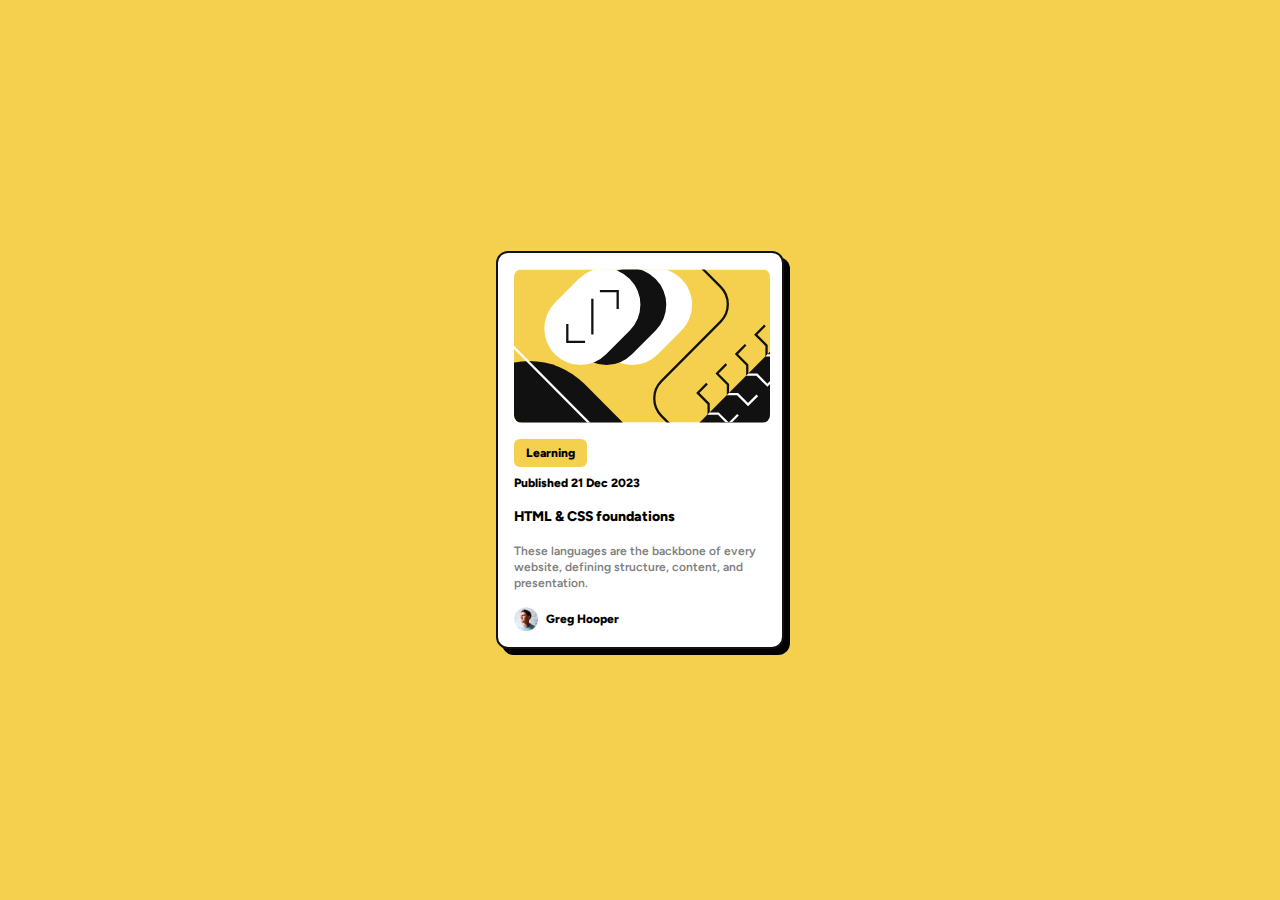
<file: blog-preview-card-main/index.html>
<!DOCTYPE html>
<html lang="en">
<head>
  <meta charset="UTF-8">
  <meta name="viewport" content="width=device-width, initial-scale=1.0"> <!-- displays site properly based on user's device -->

  <link rel="icon" type="image/png" sizes="32x32" href="./assets/images/favicon-32x32.png">
  <link href="./output.css" rel="stylesheet">
  <title>Frontend Mentor | Blog preview card</title>

  <!-- Feel free to remove these styles or customise in your own stylesheet 👍 -->
  <style>
    .attribution { font-size: 11px; text-align: center; }
    .attribution a { color: hsl(228, 45%, 44%); }
  </style>
</head>
<body class="bg-yellow w-screen h-screen font-custom">
  <main class="w-full h-full flex justify-center items-center">
    <div id="card" class="flex flex-col items-start rounded-xl border-2 
    shadow-custom border-black md:max-w-72 max-w-64 p-4
    bg-white space-y-4 ">
      <div class="md:w-64 md:h-42 h-44-1">
        <img class=" w-full h-full object-cover rounded-lg" src="./assets/images/illustration-article.svg" alt="">
      </div>
      
      <div class="flex flex-col space-y-2 items-start">
        <h2 class="font-custom bg-yellow rounded-md py-1.5 px-3 font-extrabold
        text-xs">
          Learning</h2>
        <h2 class="text-xs font-custom font-bold">Published 21 Dec 2023</h2>
      </div>
      <h1 id="title" class="cursor-pointer hover:text-yellow font-extrabold font-custom text-sm">HTML & CSS foundations</h1>
      <p class="text-grey text-xs">These languages are the backbone of every website, defining structure, content, and presentation.</p>
      <div class="flex items-center space-x-2">
        <img class="w-6 h-6" src="./assets/images/image-avatar.webp" alt="">
        <h2 class="text-xs font-custom font-extrabold">Greg Hooper</h2>
      </div>
    </div>
  </main>

  <script>
    const card = document.getElementById('card');
    const title = document.getElementById('title');

title.addEventListener('click', function() {
  card.classList.remove('shadow-custom');
  card.classList.add('shadow-custom-hover');
});

title.addEventListener('mouseleave', function() {
  card.classList.remove('shadow-custom-hover');
  card.classList.add('shadow-custom');
});
  </script>
</body>
</html>
</file>
<file: blog-preview-card-main/output.css>
/*
! tailwindcss v3.4.1 | MIT License | https://tailwindcss.com
*/

/*
1. Prevent padding and border from affecting element width. (https://github.com/mozdevs/cssremedy/issues/4)
2. Allow adding a border to an element by just adding a border-width. (https://github.com/tailwindcss/tailwindcss/pull/116)
*/

*,
::before,
::after {
  box-sizing: border-box;
  /* 1 */
  border-width: 0;
  /* 2 */
  border-style: solid;
  /* 2 */
  border-color: #e5e7eb;
  /* 2 */
}

::before,
::after {
  --tw-content: '';
}

/*
1. Use a consistent sensible line-height in all browsers.
2. Prevent adjustments of font size after orientation changes in iOS.
3. Use a more readable tab size.
4. Use the user's configured `sans` font-family by default.
5. Use the user's configured `sans` font-feature-settings by default.
6. Use the user's configured `sans` font-variation-settings by default.
7. Disable tap highlights on iOS
*/

html,
:host {
  line-height: 1.5;
  /* 1 */
  -webkit-text-size-adjust: 100%;
  /* 2 */
  -moz-tab-size: 4;
  /* 3 */
  -o-tab-size: 4;
     tab-size: 4;
  /* 3 */
  font-family: ui-sans-serif, system-ui, sans-serif, "Apple Color Emoji", "Segoe UI Emoji", "Segoe UI Symbol", "Noto Color Emoji";
  /* 4 */
  font-feature-settings: normal;
  /* 5 */
  font-variation-settings: normal;
  /* 6 */
  -webkit-tap-highlight-color: transparent;
  /* 7 */
}

/*
1. Remove the margin in all browsers.
2. Inherit line-height from `html` so users can set them as a class directly on the `html` element.
*/

body {
  margin: 0;
  /* 1 */
  line-height: inherit;
  /* 2 */
}

/*
1. Add the correct height in Firefox.
2. Correct the inheritance of border color in Firefox. (https://bugzilla.mozilla.org/show_bug.cgi?id=190655)
3. Ensure horizontal rules are visible by default.
*/

hr {
  height: 0;
  /* 1 */
  color: inherit;
  /* 2 */
  border-top-width: 1px;
  /* 3 */
}

/*
Add the correct text decoration in Chrome, Edge, and Safari.
*/

abbr:where([title]) {
  -webkit-text-decoration: underline dotted;
          text-decoration: underline dotted;
}

/*
Remove the default font size and weight for headings.
*/

h1,
h2,
h3,
h4,
h5,
h6 {
  font-size: inherit;
  font-weight: inherit;
}

/*
Reset links to optimize for opt-in styling instead of opt-out.
*/

a {
  color: inherit;
  text-decoration: inherit;
}

/*
Add the correct font weight in Edge and Safari.
*/

b,
strong {
  font-weight: bolder;
}

/*
1. Use the user's configured `mono` font-family by default.
2. Use the user's configured `mono` font-feature-settings by default.
3. Use the user's configured `mono` font-variation-settings by default.
4. Correct the odd `em` font sizing in all browsers.
*/

code,
kbd,
samp,
pre {
  font-family: ui-monospace, SFMono-Regular, Menlo, Monaco, Consolas, "Liberation Mono", "Courier New", monospace;
  /* 1 */
  font-feature-settings: normal;
  /* 2 */
  font-variation-settings: normal;
  /* 3 */
  font-size: 1em;
  /* 4 */
}

/*
Add the correct font size in all browsers.
*/

small {
  font-size: 80%;
}

/*
Prevent `sub` and `sup` elements from affecting the line height in all browsers.
*/

sub,
sup {
  font-size: 75%;
  line-height: 0;
  position: relative;
  vertical-align: baseline;
}

sub {
  bottom: -0.25em;
}

sup {
  top: -0.5em;
}

/*
1. Remove text indentation from table contents in Chrome and Safari. (https://bugs.chromium.org/p/chromium/issues/detail?id=999088, https://bugs.webkit.org/show_bug.cgi?id=201297)
2. Correct table border color inheritance in all Chrome and Safari. (https://bugs.chromium.org/p/chromium/issues/detail?id=935729, https://bugs.webkit.org/show_bug.cgi?id=195016)
3. Remove gaps between table borders by default.
*/

table {
  text-indent: 0;
  /* 1 */
  border-color: inherit;
  /* 2 */
  border-collapse: collapse;
  /* 3 */
}

/*
1. Change the font styles in all browsers.
2. Remove the margin in Firefox and Safari.
3. Remove default padding in all browsers.
*/

button,
input,
optgroup,
select,
textarea {
  font-family: inherit;
  /* 1 */
  font-feature-settings: inherit;
  /* 1 */
  font-variation-settings: inherit;
  /* 1 */
  font-size: 100%;
  /* 1 */
  font-weight: inherit;
  /* 1 */
  line-height: inherit;
  /* 1 */
  color: inherit;
  /* 1 */
  margin: 0;
  /* 2 */
  padding: 0;
  /* 3 */
}

/*
Remove the inheritance of text transform in Edge and Firefox.
*/

button,
select {
  text-transform: none;
}

/*
1. Correct the inability to style clickable types in iOS and Safari.
2. Remove default button styles.
*/

button,
[type='button'],
[type='reset'],
[type='submit'] {
  -webkit-appearance: button;
  /* 1 */
  background-color: transparent;
  /* 2 */
  background-image: none;
  /* 2 */
}

/*
Use the modern Firefox focus style for all focusable elements.
*/

:-moz-focusring {
  outline: auto;
}

/*
Remove the additional `:invalid` styles in Firefox. (https://github.com/mozilla/gecko-dev/blob/2f9eacd9d3d995c937b4251a5557d95d494c9be1/layout/style/res/forms.css#L728-L737)
*/

:-moz-ui-invalid {
  box-shadow: none;
}

/*
Add the correct vertical alignment in Chrome and Firefox.
*/

progress {
  vertical-align: baseline;
}

/*
Correct the cursor style of increment and decrement buttons in Safari.
*/

::-webkit-inner-spin-button,
::-webkit-outer-spin-button {
  height: auto;
}

/*
1. Correct the odd appearance in Chrome and Safari.
2. Correct the outline style in Safari.
*/

[type='search'] {
  -webkit-appearance: textfield;
  /* 1 */
  outline-offset: -2px;
  /* 2 */
}

/*
Remove the inner padding in Chrome and Safari on macOS.
*/

::-webkit-search-decoration {
  -webkit-appearance: none;
}

/*
1. Correct the inability to style clickable types in iOS and Safari.
2. Change font properties to `inherit` in Safari.
*/

::-webkit-file-upload-button {
  -webkit-appearance: button;
  /* 1 */
  font: inherit;
  /* 2 */
}

/*
Add the correct display in Chrome and Safari.
*/

summary {
  display: list-item;
}

/*
Removes the default spacing and border for appropriate elements.
*/

blockquote,
dl,
dd,
h1,
h2,
h3,
h4,
h5,
h6,
hr,
figure,
p,
pre {
  margin: 0;
}

fieldset {
  margin: 0;
  padding: 0;
}

legend {
  padding: 0;
}

ol,
ul,
menu {
  list-style: none;
  margin: 0;
  padding: 0;
}

/*
Reset default styling for dialogs.
*/

dialog {
  padding: 0;
}

/*
Prevent resizing textareas horizontally by default.
*/

textarea {
  resize: vertical;
}

/*
1. Reset the default placeholder opacity in Firefox. (https://github.com/tailwindlabs/tailwindcss/issues/3300)
2. Set the default placeholder color to the user's configured gray 400 color.
*/

input::-moz-placeholder, textarea::-moz-placeholder {
  opacity: 1;
  /* 1 */
  color: #9ca3af;
  /* 2 */
}

input::placeholder,
textarea::placeholder {
  opacity: 1;
  /* 1 */
  color: #9ca3af;
  /* 2 */
}

/*
Set the default cursor for buttons.
*/

button,
[role="button"] {
  cursor: pointer;
}

/*
Make sure disabled buttons don't get the pointer cursor.
*/

:disabled {
  cursor: default;
}

/*
1. Make replaced elements `display: block` by default. (https://github.com/mozdevs/cssremedy/issues/14)
2. Add `vertical-align: middle` to align replaced elements more sensibly by default. (https://github.com/jensimmons/cssremedy/issues/14#issuecomment-634934210)
   This can trigger a poorly considered lint error in some tools but is included by design.
*/

img,
svg,
video,
canvas,
audio,
iframe,
embed,
object {
  display: block;
  /* 1 */
  vertical-align: middle;
  /* 2 */
}

/*
Constrain images and videos to the parent width and preserve their intrinsic aspect ratio. (https://github.com/mozdevs/cssremedy/issues/14)
*/

img,
video {
  max-width: 100%;
  height: auto;
}

/* Make elements with the HTML hidden attribute stay hidden by default */

[hidden] {
  display: none;
}

*, ::before, ::after {
  --tw-border-spacing-x: 0;
  --tw-border-spacing-y: 0;
  --tw-translate-x: 0;
  --tw-translate-y: 0;
  --tw-rotate: 0;
  --tw-skew-x: 0;
  --tw-skew-y: 0;
  --tw-scale-x: 1;
  --tw-scale-y: 1;
  --tw-pan-x:  ;
  --tw-pan-y:  ;
  --tw-pinch-zoom:  ;
  --tw-scroll-snap-strictness: proximity;
  --tw-gradient-from-position:  ;
  --tw-gradient-via-position:  ;
  --tw-gradient-to-position:  ;
  --tw-ordinal:  ;
  --tw-slashed-zero:  ;
  --tw-numeric-figure:  ;
  --tw-numeric-spacing:  ;
  --tw-numeric-fraction:  ;
  --tw-ring-inset:  ;
  --tw-ring-offset-width: 0px;
  --tw-ring-offset-color: #fff;
  --tw-ring-color: rgb(59 130 246 / 0.5);
  --tw-ring-offset-shadow: 0 0 #0000;
  --tw-ring-shadow: 0 0 #0000;
  --tw-shadow: 0 0 #0000;
  --tw-shadow-colored: 0 0 #0000;
  --tw-blur:  ;
  --tw-brightness:  ;
  --tw-contrast:  ;
  --tw-grayscale:  ;
  --tw-hue-rotate:  ;
  --tw-invert:  ;
  --tw-saturate:  ;
  --tw-sepia:  ;
  --tw-drop-shadow:  ;
  --tw-backdrop-blur:  ;
  --tw-backdrop-brightness:  ;
  --tw-backdrop-contrast:  ;
  --tw-backdrop-grayscale:  ;
  --tw-backdrop-hue-rotate:  ;
  --tw-backdrop-invert:  ;
  --tw-backdrop-opacity:  ;
  --tw-backdrop-saturate:  ;
  --tw-backdrop-sepia:  ;
}

::backdrop {
  --tw-border-spacing-x: 0;
  --tw-border-spacing-y: 0;
  --tw-translate-x: 0;
  --tw-translate-y: 0;
  --tw-rotate: 0;
  --tw-skew-x: 0;
  --tw-skew-y: 0;
  --tw-scale-x: 1;
  --tw-scale-y: 1;
  --tw-pan-x:  ;
  --tw-pan-y:  ;
  --tw-pinch-zoom:  ;
  --tw-scroll-snap-strictness: proximity;
  --tw-gradient-from-position:  ;
  --tw-gradient-via-position:  ;
  --tw-gradient-to-position:  ;
  --tw-ordinal:  ;
  --tw-slashed-zero:  ;
  --tw-numeric-figure:  ;
  --tw-numeric-spacing:  ;
  --tw-numeric-fraction:  ;
  --tw-ring-inset:  ;
  --tw-ring-offset-width: 0px;
  --tw-ring-offset-color: #fff;
  --tw-ring-color: rgb(59 130 246 / 0.5);
  --tw-ring-offset-shadow: 0 0 #0000;
  --tw-ring-shadow: 0 0 #0000;
  --tw-shadow: 0 0 #0000;
  --tw-shadow-colored: 0 0 #0000;
  --tw-blur:  ;
  --tw-brightness:  ;
  --tw-contrast:  ;
  --tw-grayscale:  ;
  --tw-hue-rotate:  ;
  --tw-invert:  ;
  --tw-saturate:  ;
  --tw-sepia:  ;
  --tw-drop-shadow:  ;
  --tw-backdrop-blur:  ;
  --tw-backdrop-brightness:  ;
  --tw-backdrop-contrast:  ;
  --tw-backdrop-grayscale:  ;
  --tw-backdrop-hue-rotate:  ;
  --tw-backdrop-invert:  ;
  --tw-backdrop-opacity:  ;
  --tw-backdrop-saturate:  ;
  --tw-backdrop-sepia:  ;
}

.flex {
  display: flex;
}

.h-6 {
  height: 1.5rem;
}

.h-full {
  height: 100%;
}

.h-screen {
  height: 100vh;
}

.w-6 {
  width: 1.5rem;
}

.w-full {
  width: 100%;
}

.w-screen {
  width: 100vw;
}

.max-w-64 {
  max-width: 16rem;
}

.cursor-pointer {
  cursor: pointer;
}

.flex-col {
  flex-direction: column;
}

.items-start {
  align-items: flex-start;
}

.items-center {
  align-items: center;
}

.justify-center {
  justify-content: center;
}

.space-x-2 > :not([hidden]) ~ :not([hidden]) {
  --tw-space-x-reverse: 0;
  margin-right: calc(0.5rem * var(--tw-space-x-reverse));
  margin-left: calc(0.5rem * calc(1 - var(--tw-space-x-reverse)));
}

.space-y-2 > :not([hidden]) ~ :not([hidden]) {
  --tw-space-y-reverse: 0;
  margin-top: calc(0.5rem * calc(1 - var(--tw-space-y-reverse)));
  margin-bottom: calc(0.5rem * var(--tw-space-y-reverse));
}

.space-y-4 > :not([hidden]) ~ :not([hidden]) {
  --tw-space-y-reverse: 0;
  margin-top: calc(1rem * calc(1 - var(--tw-space-y-reverse)));
  margin-bottom: calc(1rem * var(--tw-space-y-reverse));
}

.rounded-lg {
  border-radius: 0.5rem;
}

.rounded-md {
  border-radius: 0.375rem;
}

.rounded-xl {
  border-radius: 0.75rem;
}

.border-2 {
  border-width: 2px;
}

.border-black {
  --tw-border-opacity: 1;
  border-color: hsl(0 0% 7% / var(--tw-border-opacity));
}

.bg-white {
  --tw-bg-opacity: 1;
  background-color: hsl(0 0% 100% / var(--tw-bg-opacity));
}

.bg-yellow {
  --tw-bg-opacity: 1;
  background-color: hsl(47 88% 63% / var(--tw-bg-opacity));
}

.object-cover {
  -o-object-fit: cover;
     object-fit: cover;
}

.p-4 {
  padding: 1rem;
}

.px-3 {
  padding-left: 0.75rem;
  padding-right: 0.75rem;
}

.py-1 {
  padding-top: 0.25rem;
  padding-bottom: 0.25rem;
}

.py-1\.5 {
  padding-top: 0.375rem;
  padding-bottom: 0.375rem;
}

.font-custom {
  font-family: Figtree, sans-serif;
}

.text-sm {
  font-size: 0.875rem;
  line-height: 1.25rem;
}

.text-xs {
  font-size: 0.75rem;
  line-height: 1rem;
}

.font-bold {
  font-weight: 700;
}

.font-extrabold {
  font-weight: 800;
}

.text-grey {
  --tw-text-opacity: 1;
  color: hsl(0 0% 50% / var(--tw-text-opacity));
}

.shadow-custom {
  --tw-shadow: 6px 6px rgba(0, 0, 0, 1);
  --tw-shadow-colored: 6px 6px var(--tw-shadow-color);
  box-shadow: var(--tw-ring-offset-shadow, 0 0 #0000), var(--tw-ring-shadow, 0 0 #0000), var(--tw-shadow);
}

.shadow-custom-hover {
  --tw-shadow: 12px 12px rgba(0, 0, 0, 1);
  --tw-shadow-colored: 12px 12px var(--tw-shadow-color);
  box-shadow: var(--tw-ring-offset-shadow, 0 0 #0000), var(--tw-ring-shadow, 0 0 #0000), var(--tw-shadow);
}

@font-face {
  font-family: "Figtree";

  src: url(./assets/fonts/static/Figtree-SemiBold.ttf);

  font-weight: 600;
}

@font-face {
  font-family: "Figtree";

  src: url(./assets/fonts/static/Figtree-ExtraBold.ttf);

  font-weight: 800;
}

.hover\:text-yellow:hover {
  --tw-text-opacity: 1;
  color: hsl(47 88% 63% / var(--tw-text-opacity));
}

@media (min-width: 768px) {
  .md\:w-64 {
    width: 16rem;
  }

  .md\:max-w-72 {
    max-width: 18rem;
  }
}
</file>
